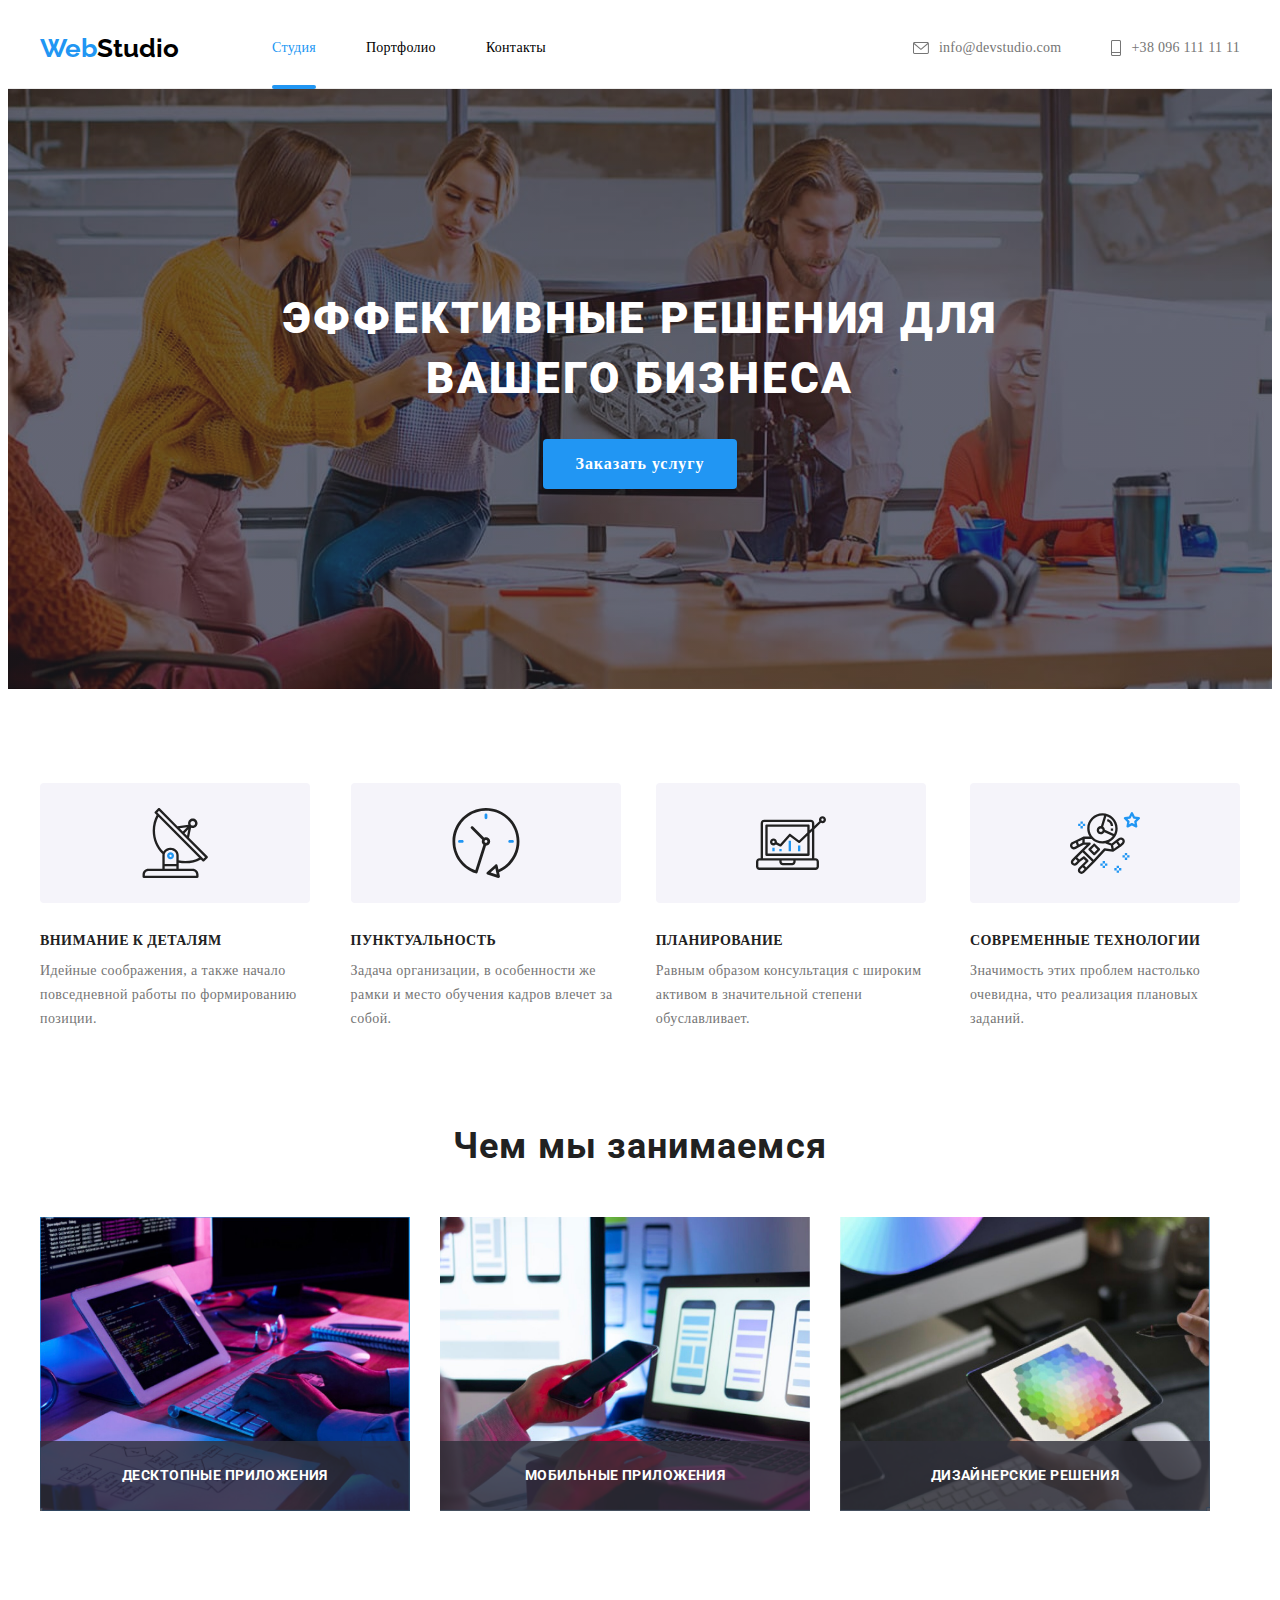
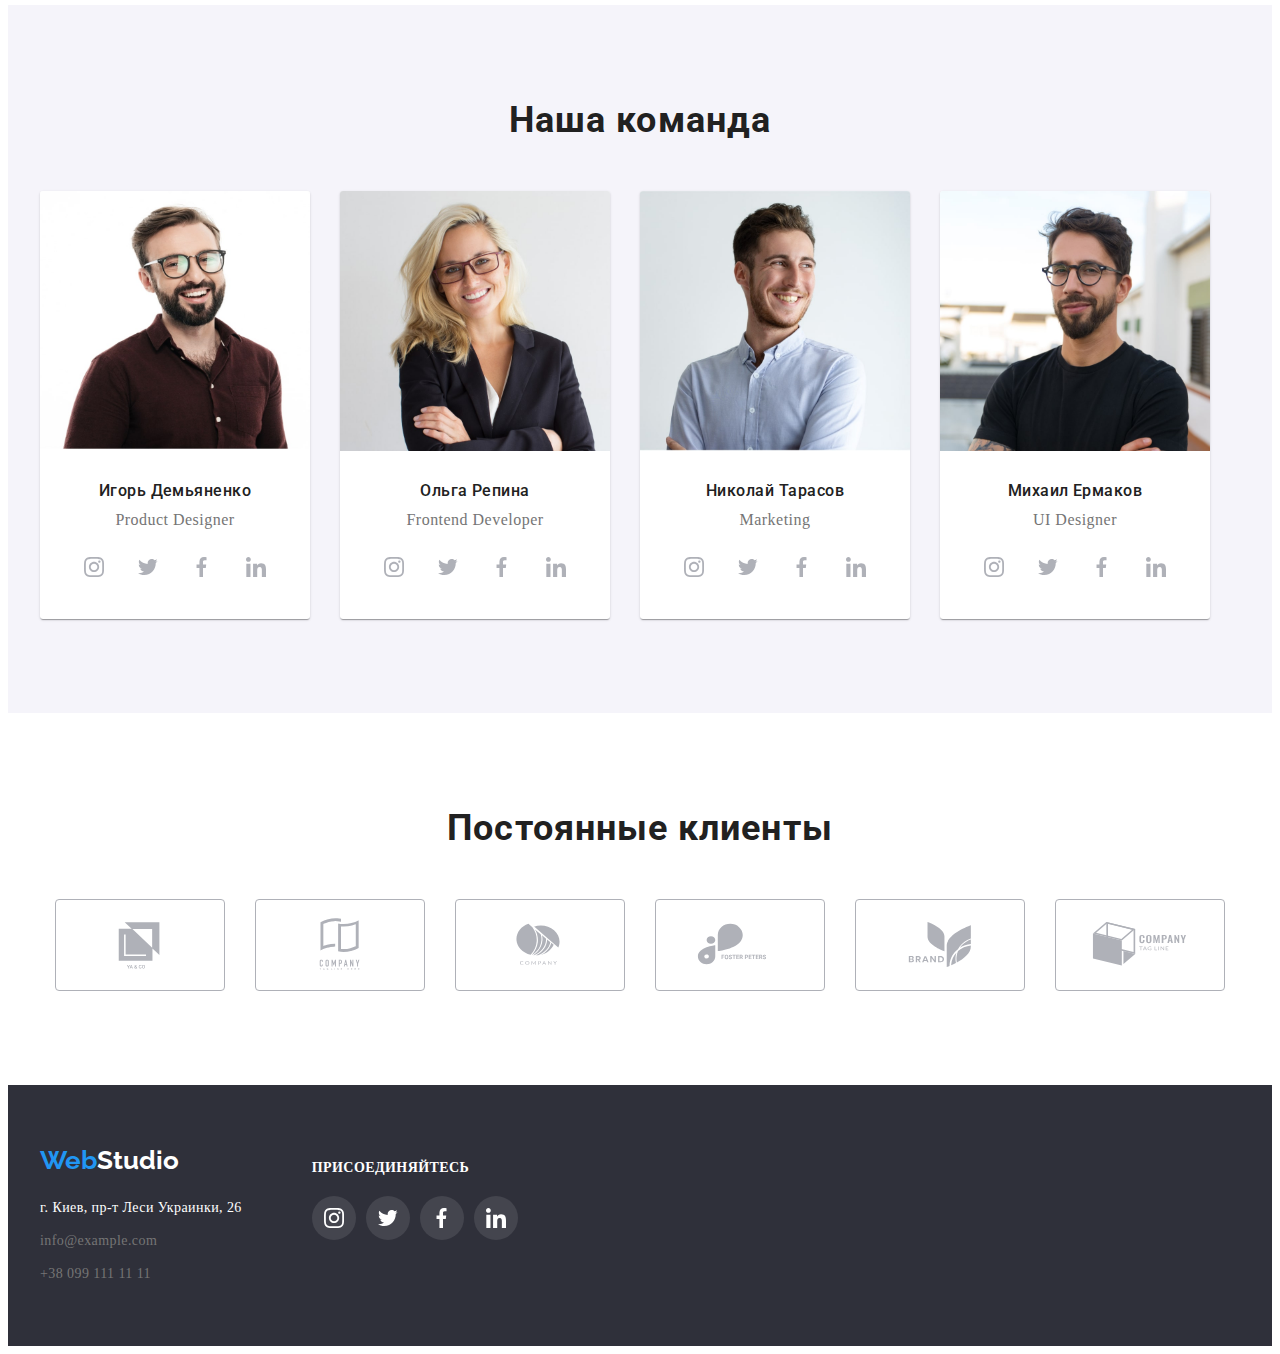
<file: index.html>
<!DOCTYPE html>
<html lang="ru">
<head>
    <meta charset="UTF-8">
    <meta http-equiv="X-UA-Compatible" content="IE=edge">
    <meta name="viewport" content="width=device-width, initial-scale=1.0">
    <title> Studio </title>
    <link rel="preconnect" href="https://fonts.gstatic.com">
    <link href="https://fonts.googleapis.com/css2?family=Raleway:wght@700&family=Roboto:wght@400;500;700;900&display=swap" rel="stylesheet">
    <link rel="stylesheet" href="https://cdnjs.cloudflare.com/ajax/libs/modern-normalize/1.1.0/modern-normalize.min.css" integrity="sha512-wpPYUAdjBVSE4KJnH1VR1HeZfpl1ub8YT/NKx4PuQ5NmX2tKuGu6U/JRp5y+Y8XG2tV+wKQpNHVUX03MfMFn9Q==" crossorigin="anonymous" referrerpolicy="no-referrer" />
    <link rel="stylesheet" href="./css/styles.css">
</head>
<body>

    <!-- ВЕРХНИЙ КОЛОНТИТУЛ -->
    <header class="head">
        <div class="container">
            <div class="header">
                <nav class="nav">
                    <!--Логотип-->
                    <a href="index.html" class="logo"> <span class="begin">Web</span><span>Studio</span></a>
                        <!--Навигация сайта-->
                        <ul class="nav-list list">
                            <li class="nav-list-item"> 
                            <a href="index.html" class="link current">Студия</a>
                            </li>
                            <li class="nav-list-item"> 
                            <a href="portfolio.html" class="link">Портфолио</a>
                            </li>
                            <li class="nav-list-item"> 
                            <a href="Контакты" class="link">Контакты</a>
                            </li>
                        </ul>
                </nav>
                <!--Контакты-->
                <ul class="contact list">
                    <li class="contact-item">
                        <a href="mailto:info@devstudio.com" class="email"><svg class="header-icon" width="16" height="12">
                            <use href="./images/sprite.svg#icon-email"></use>
                        </svg>info@devstudio.com</a>
                    </li>
                    <li class="contact-item">
                        <a href="tel:+380961111111" class="phonenumber"><svg class="header-icon" width="10" height="16">
                            <use href="./images/sprite.svg#icon-phone"></use>
                        </svg>+38 096 111 11 11</a>
                    </li>
                </ul>
            </div>
        </div>
    </header>



    <main>
        
    <!-- Главная информация -->
        <section class="hero">
            <div class="container">
                <h1 class="hero-title">ЭФФЕКТИВНЫЕ РЕШЕНИЯ ДЛЯ ВАШЕГО БИЗНЕСА</h1>
                <button type="button" class="hero-btn button" data-modal-open>Заказать услугу</button>
            </div>
        </section>

    <!-- Ценности -->
        <section class="advantages">
            <div class="container">            
                <h2 class="hidden-title">Наши преимущества</h2> <!--СКРЫТЫЙ ЗАГОЛОВОК-->  
                <ul class="list advantages-list">
                    <li class="item">
                        <div class="agvantages-list-icon"><svg class="advantages-icon" width="70" height="70">
                            <use href="./images/sprite.svg#icon-sputnik"></use>
                        </svg>  </div>
                        <div class="advantages-text">
                            <h3 class="title">Внимание к деталям</h3>
                            <p class="title-text">Идейные соображения, а также начало повседневной работы по формированию позиции.</p>    
                        </div>
                    </li>
                    <li class="item">
                        <div class="agvantages-list-icon"><svg class="advantages-icon" width="70" height="70">
                            <use href="./images/sprite.svg#icon-clock"></use>
                        </svg>  </div>
                        <div class="advantages-text">
                            <h3 class="title">Пунктуальность</h3>
                            <p class="title-text">Задача организации, в особенности же рамки и место обучения кадров влечет за собой.</p>    
                        </div>
                    </li>
                    <li class="item">
                        <div class="agvantages-list-icon"><svg class="advantages-icon" width="70" height="70">
                            <use href="./images/sprite.svg#icon-diagram-computer"></use>
                        </svg>  </div>
                        <div class="advantages-text">
                            <h3 class="title">Планирование</h3>
                            <p class="title-text">Равным образом консультация с широким активом в значительной степени обуславливает.</p>    
                        </div>
                    </li>
                    <li class="item">
                        <div class="agvantages-list-icon"><svg class="advantages-icon" width="70" height="70">
                            <use href="./images/sprite.svg#icon-astronaut"></use>
                        </svg>  </div>
                        <div class="advantages-text">
                            <h3 class="title">Современные технологии</h3>
                            <p class="title-text">Значимость этих проблем настолько очевидна, что реализация плановых заданий.</p>    
                        </div>
                    </li>
                </ul> 
            </div>
        </section>

    <!-- Чем мы занимаемся -->
        <section class="work">
            <div class="container">            
                <h2 class="section-title">Чем мы занимаемся</h2>  
                <ul class="work-list list">
                    <li class="item">
                        <div class="thumb">
                            <img class="image-work" src="./images/work1.jpg" alt="work1" width="370" height="294" />
                            <p class="label">Десктопные приложения</p>
                        </div>
                    </li>
                    <li class="item">
                        <div class="thumb">
                            <img class="image-work" src="./images/work2.jpg" alt="work2" width="370" height="294" />
                            <p class="label">Мобильные приложения</p>
                        </div>
                    </li>
                    <li class="item">
                        <div class="thumb">
                            <img class="image-work" src="./images/work3.jpg" alt="work3" width="370" height="294" />
                            <p class="label">Дизайнерские решения</p>
                        </div>
                    </li>
                </ul>
            </div>
        </section>

    <!-- Наша команда -->
        <section class="team">
            <div class="container">
                <h2 class="section-title">Наша команда</h2>
                <ul class="team-list list">
                    <li class="item">
                        <img src="./images/demyanenko.jpg" alt="Демьяненко" width="270" height="260" />
                        <div class="item-description">
                            <h3 class="title-team">Игорь Демьяненко</h3>
                            <p class="profession-name">Product Designer</p>
                        <ul class="team-icon-list">
                            <li class="team-icon-list-item">
                                <a class="social-link" href="">
                                    <svg class="net-icon" width="20" height="20">
                                    <use href="./images/sprite.svg#icon-instagram"></use>
                                    </svg>
                                    </a>
                            </li>
                            <li class="team-icon-list-item">
                                <a class="social-link" href="">
                                    <svg class="net-icon" width="20" height="20">
                                    <use href="./images/sprite.svg#icon-twitter"></use>
                                    </svg>
                                    </a>
                            </li>
                            <li class="team-icon-list-item">
                                <a class="social-link" href="">
                                    <svg class="net-icon" width="20" height="20">
                                    <use href="./images/sprite.svg#icon-facebook"></use>
                                    </svg>
                                    </a>
                            </li>
                            <li class="team-icon-list-item">
                                <a class="social-link" href="">
                                    <svg class="net-icon" width="20" height="20">
                                    <use href="./images/sprite.svg#icon-linkedin"></use>
                                    </svg>
                                    </a>
                            </li>
                        </ul>

                        </div>
                    </li>
                    <li class="item">
                        <img src="./images/repina.jpg" alt="Репина" width="270" height="260" />
                        <div class="item-description">
                            <h3 class="title-team">Ольга Репина</h3>
                            <p class="profession-name">Frontend Developer</p>
                            <ul class="team-icon-list">
                                <li class="team-icon-list-item">
                                    <a class="social-link" href="">
                                        <svg class="net-icon" width="20" height="20">
                                        <use href="./images/sprite.svg#icon-instagram"></use>
                                        </svg>
                                        </a>
                                </li>
                                <li class="team-icon-list-item">
                                    <a class="social-link" href="">
                                        <svg class="net-icon" width="20" height="20">
                                        <use href="./images/sprite.svg#icon-twitter"></use>
                                        </svg>
                                        </a>
                                </li>
                                <li class="team-icon-list-item">
                                    <a class="social-link" href="">
                                        <svg class="net-icon" width="20" height="20">
                                        <use href="./images/sprite.svg#icon-facebook"></use>
                                        </svg>
                                        </a>
                                </li>
                                <li class="team-icon-list-item">
                                    <a class="social-link" href="">
                                        <svg class="net-icon" width="20" height="20">
                                        <use href="./images/sprite.svg#icon-linkedin"></use>
                                        </svg>
                                        </a>
                                </li>
                            </ul>
                        </div>
                    </li>
                    <li class="item">
                        <img src="./images/tarasov.jpg" alt="Тарасов" width="270" height="260" />
                        <div class="item-description">
                            <h3 class="title-team">Николай Тарасов</h3>
                            <p class="profession-name">Marketing</p>
                            <ul class="team-icon-list">
                                <li class="team-icon-list-item">
                                    <a class="social-link" href="">
                                        <svg class="net-icon" width="20" height="20">
                                        <use href="./images/sprite.svg#icon-instagram"></use>
                                        </svg>
                                        </a>
                                </li>
                                <li class="team-icon-list-item">
                                    <a class="social-link" href="">
                                        <svg class="net-icon" width="20" height="20">
                                        <use href="./images/sprite.svg#icon-twitter"></use>
                                        </svg>
                                        </a>
                                </li>
                                <li class="team-icon-list-item">
                                    <a class="social-link" href="">
                                        <svg class="net-icon" width="20" height="20">
                                        <use href="./images/sprite.svg#icon-facebook"></use>
                                        </svg>
                                        </a>
                                </li>
                                <li class="team-icon-list-item">
                                    <a class="social-link" href="">
                                        <svg class="net-icon" width="20" height="20">
                                        <use href="./images/sprite.svg#icon-linkedin"></use>
                                        </svg>
                                        </a>
                                </li>
                            </ul>
                        </div>
                    </li>
                    <li class="item">
                        <img src="./images/ermakov.jpg" alt="Ермаков" width="270" height="260" />
                        <div class="item-description">
                            <h3 class="title-team">Михаил Ермаков</h3>
                            <p class="profession-name">UI Designer</p>
                            <ul class="team-icon-list">
                                <li class="team-icon-list-item">
                                    <a class="social-link" href="">
                                        <svg class="net-icon" width="20" height="20">
                                        <use href="./images/sprite.svg#icon-instagram"></use>
                                        </svg>
                                        </a>
                                </li>
                                <li class="team-icon-list-item">
                                    <a class="social-link" href="">
                                        <svg class="net-icon" width="20" height="20">
                                        <use href="./images/sprite.svg#icon-twitter"></use>
                                        </svg>
                                        </a>
                                </li>
                                <li class="team-icon-list-item">
                                    <a class="social-link" href="">
                                        <svg class="net-icon" width="20" height="20">
                                        <use href="./images/sprite.svg#icon-facebook"></use>
                                        </svg>
                                        </a>
                                </li>
                                <li class="team-icon-list-item">
                                    <a class="social-link" href="">
                                        <svg class="net-icon" width="20" height="20">
                                        <use href="./images/sprite.svg#icon-linkedin"></use>
                                        </svg>
                                        </a>
                                </li>
                            </ul>
                        </div>
                    </li>
                </ul>
                        </div>

        </section>

            <!-- Постоянные клиенты -->
            <section class="clients">
                <div class="container">            
                    <h2 class="section-title">Постоянные клиенты</h2>  
                    <ul class="clients-list list">
                        <li class="client-item">
                            <svg class="client-icon" width="106" height="60">
                                <use href="./images/sprite.svg#icon-client1"></use>
                                </svg>
                        </li>
                        <li class="client-item">
                            <svg class="client-icon" width="106" height="60">
                                <use href="./images/sprite.svg#icon-client2"></use>
                                </svg>
                        </li>
                        <li class="client-item">
                            <svg class="client-icon" width="106" height="60">
                                <use href="./images/sprite.svg#icon-client3"></use>
                                </svg>
                        </li>
                        <li class="client-item">
                            <svg class="client-icon" width="106" height="60">
                                <use href="./images/sprite.svg#icon-client4"></use>
                                </svg>
                        </li>
                        <li class="client-item">
                            <svg class="client-icon" width="106" height="60">
                                <use href="./images/sprite.svg#icon-client5"></use>
                                </svg>
                        </li>
                        <li class="client-item">
                            <svg class="client-icon" width="106" height="60">
                                <use href="./images/sprite.svg#icon-client6"></use>
                                </svg>

                        </li>
                    </ul>
                </div>
    
            </section>
    </main>

    <!-- Нижний колонтитул -->
    <footer class="footer">
        <div class="container">
            <div class="footer-contacts">
                <a href="./index.html" class="logo"> <span class="begin">Web</span><span class="logo-end">Studio</span></a>
                <address class="address">
                    <ul class="list">
                        <li>
                            <p class="adress-name">г. Киев, пр-т Леси Украинки, 26</p>
                        </li>
                        <li>
                            <a href="mailto:info@devstudio.com" class="footer-contact footer-contact-email">info@example.com</a>
                        </li>
                        <li>
                            <a href="tel:+380961111111" class="footer-contact">+38 099 111 11 11</a>
                        </li>
                    </ul>
                </address>
            </div>

            <div class="social-list">
                <h2 class="social-list-title">Присоединяйтесь</h2>
                <ul class="list footer-icon-list">
                    <li class="social-item-footer">
                        <a class="social-link" href="">
                        <svg class="footer-icon" width="20" height="20">
                        <use href="./images/sprite.svg#icon-instagram"></use>
                        </svg>
                        </a>
                    </li>
                    <li class="social-item-footer">
                        <a class="social-link" href="">
                        <svg class="footer-icon" width="20" height="20">
                        <use href="./images/sprite.svg#icon-twitter"></use>
                        </svg>
                        </a>
                    </li>
                    <li class="social-item-footer">
                        <a class="social-link" href="">
                        <svg class="footer-icon" width="20" height="20">
                        <use href="./images/sprite.svg#icon-facebook"></use>
                        </svg>
                        </a>
                    </li>
                    <li class="social-item-footer">
                        <a class="social-link" href="">
                        <svg class="footer-icon" width="20" height="20">
                        <use href="./images/sprite.svg#icon-linkedin"></use>
                        </svg>
                        </a>
                    </li>
                </ul>
            </div>
        </div>
    </footer>

    <div class="backdrop is-hidden" data-modal>
        <div class="modal">
            <button type="button" class="close-btn" data-modal-close>
                <svg class="close-icon" width="11" height="11">
                    <use href="./images/sprite.svg#icon-close"></use>
                </svg>
            </button>
        </div>
    </div>



    <script src="./js/modal.js"></script>   
</body>
</html>
</file>
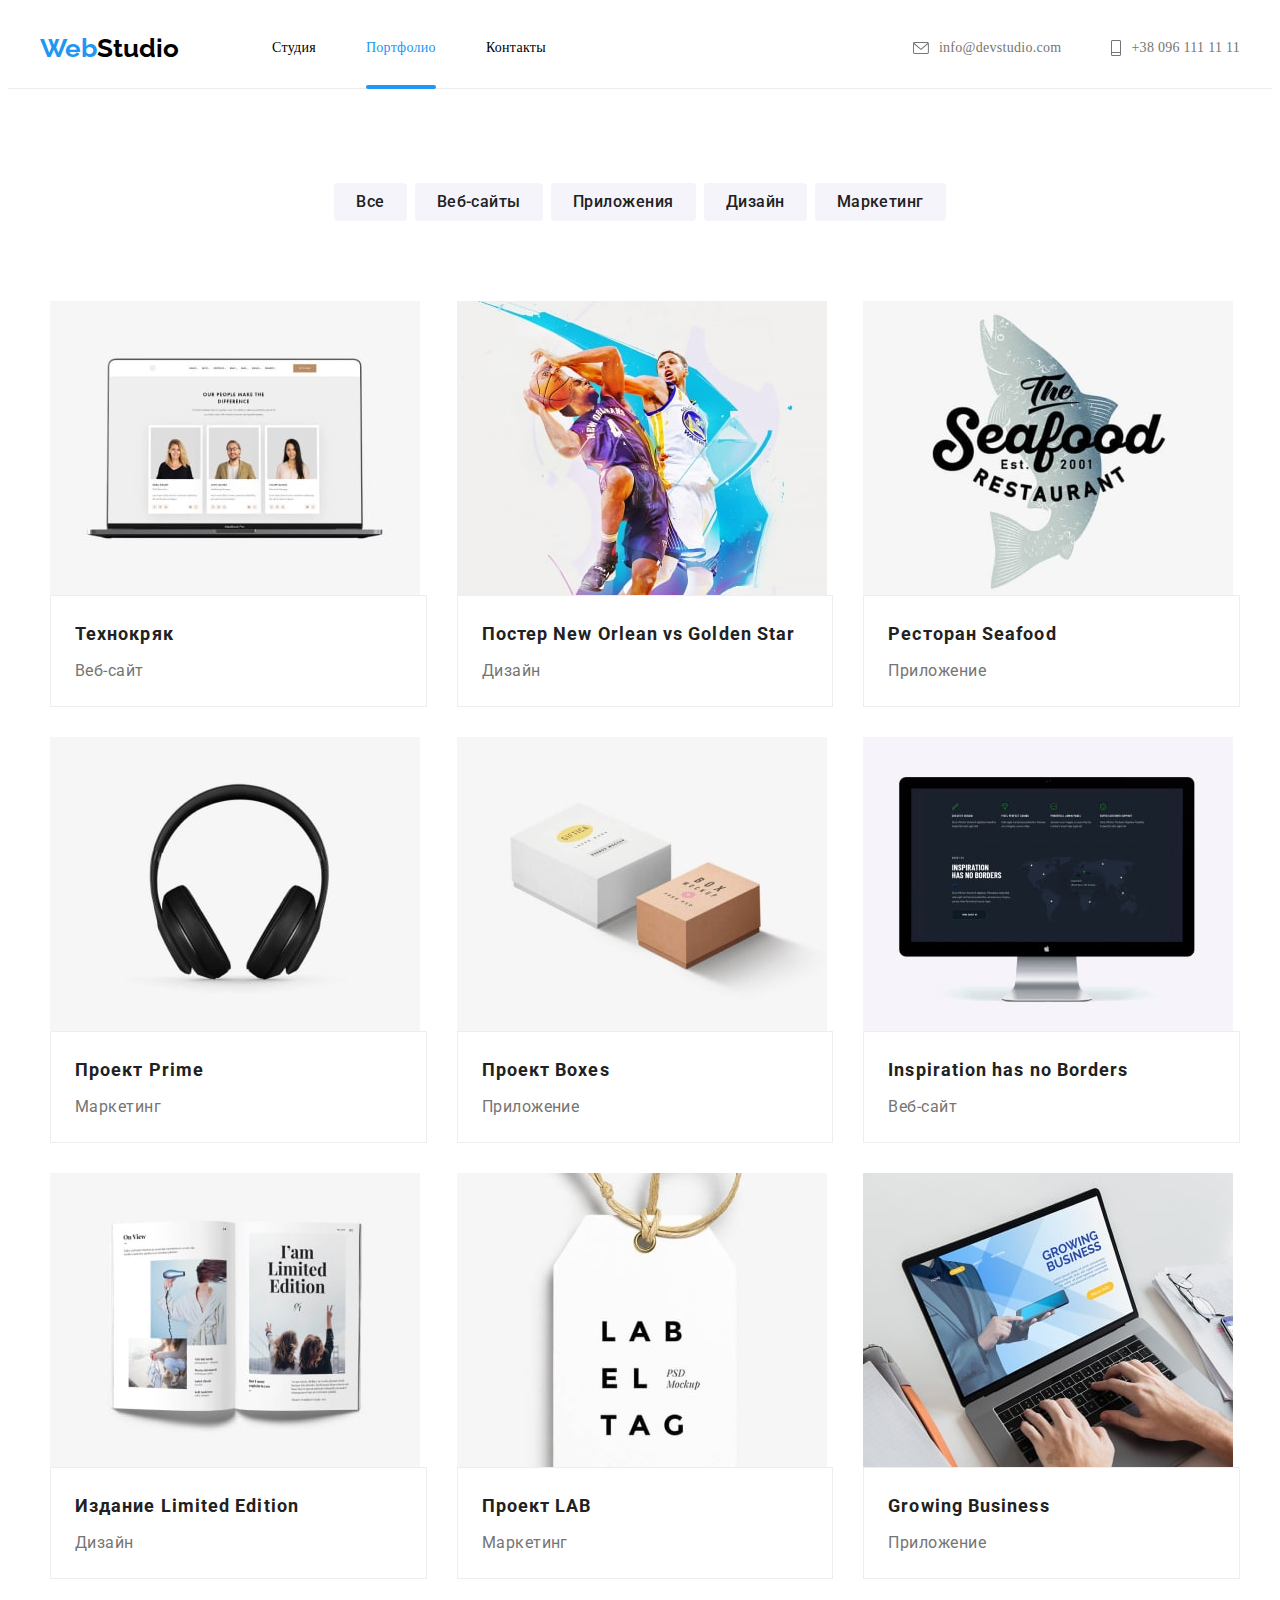
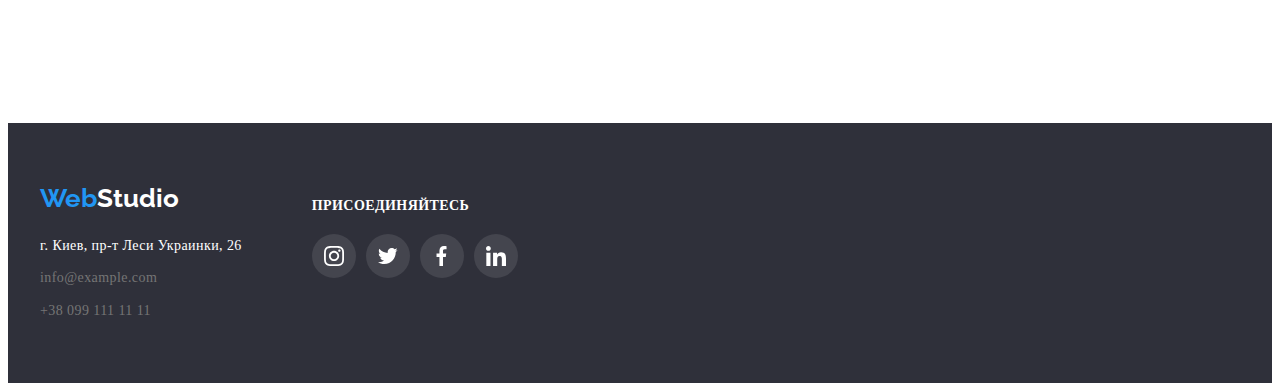
<file: portfolio.html>
<!DOCTYPE html>
<html lang="ru">
<head>
    <meta charset="UTF-8">
    <meta http-equiv="X-UA-Compatible" content="IE=edge">
    <meta name="viewport" content="width=device-width, initial-scale=1.0">
    <title> Portfolio </title>
    <link rel="preconnect" href="https://fonts.gstatic.com">
    <link href="https://fonts.googleapis.com/css2?family=Raleway:wght@700&family=Roboto:wght@400;500;700;900&display=swap" rel="stylesheet">
    <link rel="stylesheet" href="https://cdnjs.cloudflare.com/ajax/libs/modern-normalize/1.1.0/modern-normalize.min.css" integrity="sha512-wpPYUAdjBVSE4KJnH1VR1HeZfpl1ub8YT/NKx4PuQ5NmX2tKuGu6U/JRp5y+Y8XG2tV+wKQpNHVUX03MfMFn9Q==" crossorigin="anonymous" referrerpolicy="no-referrer" />
    <link rel="stylesheet" href="./css/styles.css">
</head>
<body>
    
    <!-- ВЕРХНИЙ КОЛОНТИТУЛ -->
    <header class="head">
        <div class="container">
            <div class="header">
                <nav class="nav">
                    <!--Логотип-->
                    <a href="index.html" class="logo"> <span class="begin">Web</span><span>Studio</span></a>
                        <!--Навигация сайта-->
                        <ul class="nav-list list">
                            <li class="nav-list-item"> 
                            <a href="index.html" class="link">Студия</a>
                            </li>
                            <li class="nav-list-item"> 
                            <a href="portfolio.html" class="link current">Портфолио</a>
                            </li>
                            <li class="nav-list-item"> 
                            <a href="Контакты" class="link">Контакты</a>
                            </li>
                        </ul>
                </nav>
                <!--Контакты-->
                <ul class="contact list">
                    <li class="contact-item">
                        <a href="mailto:info@devstudio.com" class="email"><svg class="header-icon" width="16" height="12">
                            <use href="./images/sprite.svg#icon-email"></use>
                        </svg>info@devstudio.com</a>
                    </li>
                    <li class="contact-item">
                        <a href="tel:+380961111111" class="phonenumber"><svg class="header-icon" width="10" height="16">
                            <use href="./images/sprite.svg#icon-phone"></use>
                        </svg>+38 096 111 11 11</a>
                    </li>
                </ul>
            </div>
        </div>
    </header>
    
        
        
        
        <!-- Главная информация -->
    <main>

        <!-- Портфолио проэктов -->
        <section class="filter-section"> 
            <div class="container">
                <h1 class="hidden-title">Портфолио</h1> <!--СКРЫТЫЙ ЗАГОЛОВОК--> 
 
            <!-- Кнопки -->
                <ul class="filter list">
                    <li><button type="button" class="button filter-button">Все</button></li>
                    <li><button type="button" class="button filter-button">Веб-сайты</button></li>
                    <li><button type="button" class="button filter-button">Приложения</button></li>
                    <li><button type="button" class="button filter-button">Дизайн</button></li>
                    <li><button type="button" class="button filter-button">Маркетинг</button></li>
                </ul>

            <!-- ПРОЭКТЫ---------->
                <h2 class="hidden-title">Проэкты</h2> <!--СКРЫТЫЙ ЗАГОЛОВОК-->  
                <ul class="project-list">
                    <li class="project-item">
                        <div class="project-wrap">
                            <img src="./images/img-min.jpg" alt="Фото веб-сайта Технокряк" width="370" height="294">
                            <p class="card-text">Технокряк это современная площадка распространения коронавируса. Компании используют эту платформу для цифрового шпионажа и атак на защищённые сервера конкурентов.</p>
                        </div>
                        <div class="name-of-project">
                            <h3 class="title-of-project">Технокряк</h3>
                            <p class="type-of-project">Веб-сайт</p>
                        </div>
                    </li>
                    <li class="project-item">
                        <div class="project-wrap">
                        <img src="./images/img-2-min.jpg" alt="фото постера с баскетболистом" width="370" height="294">
                        <p class="card-text"></p>
                        </div>
                        <div class="name-of-project">
                            <h3 class="title-of-project">Постер New Orlean vs Golden Star</h3>
                            <p class="type-of-project">Дизайн</p>
                        </div>
                    </li>
                    <li class="project-item">
                        <div class="project-wrap">
                        <img src="./images/img-3-min.jpg" alt="лого ресторана Seafood" width="370" height="294">
                        <p class="card-text"></p>
                        </div>
                        <div class="name-of-project">
                            <h3 class="title-of-project">Ресторан Seafood</h3>
                            <p class="type-of-project">Приложение</p>
                        </div>
                    </li>
                    <li class="project-item">
                        <div class="project-wrap">
                        <img src="./images/img-4-min.jpg" alt="Наушники" width="370" height="294">
                        <p class="card-text"></p>
                        </div>
                        <div class="name-of-project">
                            <h3 class="title-of-project">Проект Prime</h3>
                            <p class="type-of-project">Маркетинг</p>
                        </div>
                    </li>
                    <li class="project-item">
                        <div class="project-wrap">
                        <img src="./images/img-5-min.jpg" alt="Две коробки" width="370" height="294">
                        <p class="card-text"></p>
                        </div>
                        <div class="name-of-project">
                            <h3 class="title-of-project">Проект Boxes</h3>
                            <p class="type-of-project">Приложение</p>
                        </div>
                    </li>
                    <li class="project-item">
                        <div class="project-wrap">
                        <img src="./images/img-6-min.jpg" alt="Компьютер" width="370" height="294">
                        <p class="card-text"></p>
                        </div>
                        <div class="name-of-project">
                            <h3 class="title-of-project">Inspiration has no Borders</h3>
                            <p class="type-of-project">Веб-сайт</p>
                        </div>
                    </li>
                    <li class="project-item">
                        <div class="project-wrap">
                        <img src="./images/img-7-min.jpg" alt="Журнал с лого" width="370" height="294">
                        <p class="card-text"></p>
                        </div>
                        <div class="name-of-project">
                            <h3 class="title-of-project">Издание Limited Edition</h3>
                            <p class="type-of-project">Дизайн</p>
                        </div>
                    </li>
                    <li class="project-item">
                        <div class="project-wrap">
                        <img src="./images/img-8-min.jpg" alt="Бирка" width="370" height="294">
                        <p class="card-text"></p>
                        </div>
                        <div class="name-of-project">
                            <h3 class="title-of-project">Проект LAB</h3>
                            <p class="type-of-project">Маркетинг</p>
                        </div>
                    </li>
                    <li class="project-item">
                        <div class="project-wrap">
                        <img src="./images/img-9-min.jpg" alt="Ноутбук" width="370" height="294">
                        <p class="card-text"></p>
                        </div>
                        <div class="name-of-project">
                            <h3 class="title-of-project">Growing Business</h3>
                            <p class="type-of-project">Приложение</p>
                        </div>
                    </li>
                </ul>
            </div>
            
        </section>
    </main>
    
    <!-- Нижний колонтитул -->
    <footer class="footer">
        <div class="container">
            <div class="footer-contacts">
                <a href="./index.html" class="logo"> <span class="begin">Web</span><span class="logo-end">Studio</span></a>
                <address class="address">
                    <ul class="list">
                        <li>
                            <p class="adress-name">г. Киев, пр-т Леси Украинки, 26</p>
                        </li>
                        <li>
                            <a href="mailto:info@devstudio.com" class="footer-contact footer-contact-email">info@example.com</a>
                        </li>
                        <li>
                            <a href="tel:+380961111111" class="footer-contact">+38 099 111 11 11</a>
                        </li>
                    </ul>
                </address>
            </div>

            <div class="social-list">
                <h2 class="social-list-title">Присоединяйтесь</h2>
                <ul class="list footer-icon-list">
                    <li class="social-item-footer">
                        <a class="social-link" href="">
                        <svg class="footer-icon" width="20" height="20">
                        <use href="./images/sprite.svg#icon-instagram"></use>
                        </svg>
                        </a>
                    </li>
                    <li class="social-item-footer">
                        <a class="social-link" href="">
                        <svg class="footer-icon" width="20" height="20">
                        <use href="./images/sprite.svg#icon-twitter"></use>
                        </svg>
                        </a>
                    </li>
                    <li class="social-item-footer">
                        <a class="social-link" href="">
                        <svg class="footer-icon" width="20" height="20">
                        <use href="./images/sprite.svg#icon-facebook"></use>
                        </svg>
                        </a>
                    </li>
                    <li class="social-item-footer">
                        <a class="social-link" href="">
                        <svg class="footer-icon" width="20" height="20">
                        <use href="./images/sprite.svg#icon-linkedin"></use>
                        </svg>
                        </a>
                    </li>
                </ul>
            </div>
        </div>
    </footer>   
</body>
</html>
</file>
<file: css/styles.css>
:root {
  --main-text-color: #757575;
  --title-text-color: #212121;
  --accent-color: #2196F3;
  --common-bg-color: #ffffff;
  --card-shadow: 0px 2px 1px -1px rgba(0, 0, 0, 0.2),
  0px 1px 1px 0px rgba(0, 0, 0, 0.14), 0px 1px 3px 0px rgba(0, 0, 0, 0.12);

}
  }

body {
  background: var(--common-bg-color);
  color: var(--main-text-color);
  font-family: Roboto;
  letter-spacing: 0.03em;
  
}

ul {
  list-style: none;
  margin: 0;
  padding: 0;
}

h1,
h2,
h3,
h4,
h5,
h6,
p {
  margin: 0;
  padding: 0;
}

.container {
  width: 1200px;
  padding-left: 15px;
  padding-right: 15px;
  margin: 0 auto;
}

img {
  display: block;
  max-width: 100%;
}

.button {
  font-family: inherit;
  cursor: pointer;
  border-radius: 4px;
}

.hidden-title {
  display: none;
}
/* -------------header------------ */

.header {
  display: flex;
  align-items: center;
}

.head {
  border-bottom: 1px solid #ECECEC;
}

.list {
  list-style-type: none;
}

.logo {
  color: #000000;
  font-family: Raleway, sans-serif;
  font-weight: bold;
  font-size: 26px;
  line-height: 1.19;
  text-decoration: none;
  margin-left: auto;
}

.begin {
  color: var(--accent-color) ;
}
/*---Навигация---*/

.link {
  color: #000000;
  display: block;
  padding-top: 32px;
  padding-bottom: 32px;
  font-weight: 500;
  font-size: 14px;
  line-height: 1.14;
  letter-spacing: 0.02em;
  text-decoration: none;
  transition: color 250ms cubic-bezier(0.4, 0, 0.2, 1), fill 250ms cubic-bezier(0.4, 0, 0.2, 1);
}

.current {
  color: var(--accent-color);
  position: relative;
}

.current::after {
  position: absolute;
  content: "";
  width: 100%;
  height: 4px;
  background-color: var(--accent-color);
  border-radius: 2px;
  bottom: -1px;
  left: 0;
}

.nav {
  display: flex;
  align-items: center;
  
}

.nav-list {
  display: flex;
  margin-left: 93px;
  }

.nav-list li:not(:last-child) {
  margin-right: 50px;
}

.link:hover, .link:focus, .email:focus, .email:hover, .phonenumber:hover, .phonenumber:focus {
  color: var(--accent-color);
  fill: var(--accent-color);
} 

.email, .phonenumber {
  color: var(--main-text-color);
  font-weight: 500;
  font-size: 14px;
  line-height: 1.14;
  letter-spacing: 0.02em;
  text-decoration: none;
  fill: var(--main-text-color);
  display: flex;
  align-items: center;
  transition: color 250ms cubic-bezier(0.4, 0, 0.2, 1), fill 250ms cubic-bezier(0.4, 0, 0.2, 1);
}

.header-icon {
  display: flex;
  align-items: center;
  margin-right: 10px;
  }



.contact {
  display: flex;
  margin-left: auto ;
}
.contact li:not(:last-child){
  margin-right: 50px;
}

/* -------------hero------------ */
.hero  {
max-width: 1600px;
margin: 0 auto;
background-image: linear-gradient(rgba(47, 48, 58, 0.4), rgba(47, 48, 58, 0.4)), url(../images/herofon.jpg);
background-position: center;
background-size: cover;
background-repeat: no-repeat;
padding-top: 200px;
padding-bottom: 200px;
}



.hero-title {
  font-family: Roboto;
  color: var(--common-bg-color);
  text-align: center;
  text-transform: uppercase;
  font-weight: 900;
  font-size: 44px;
  line-height: 1.36;
  letter-spacing: 0.06em;
  margin: 0 237px;
}

/*----button-hero-----*/

.hero-btn {
  display: flex;
  border: none;
  margin: 30px auto 0 auto;
  padding: 10px 32px;
  background-color: var(--accent-color);
  color: var(--common-bg-color);
  font-weight: 700;
  font-size: 16px;
  line-height: 1.87;
  letter-spacing: 0.06em;
  align-items:center;
  text-align: center;
  font-family: inherit;
  box-shadow: 0px 4px 4px rgba(0, 0, 0, 0.15);
  transition: background 250ms cubic-bezier(0.4, 0, 0.2, 1), box-shadow 250ms cubic-bezier(0.4, 0, 0.2, 1);
}

.hero-btn:focus, .hero-btn:hover{
background: #188ce8;
box-shadow: var(--card-shadow);
}
/* -------------MODAL------------ */
.backdrop {
  width: 100%;
  height: 100%;
  position: fixed;
  top: 0;
  left: 0;
  background-color: rgba(0, 0, 0, 0.2);
}

.modal {
  width: 528px;
  min-height: 581px;
  background-color:var(--common-bg-color);
  border-radius: 4px;
  box-shadow: 0px 1px 3px rgba(0, 0, 0, 0.12), 0px 1px 1px rgba(0, 0, 0, 0.14), 0px 2px 1px rgba(0, 0, 0, 0.2);
  position: absolute;
  left: 50%;
  top: 50%;
  transform: translate(-50%, -50%);
  padding: 40px;

}

.close-btn {
  position: absolute;
  width: 30px;
  height: 30px;
  border-radius: 50%;
  border: 1px solid rgba(0, 0, 0, 0.1);
  background-color: transparent;
  right: 8px;
  top: 8px;
}

.backdrop.is-hidden {
  opacity: 0;
  pointer-events: none;

}
/* -------------our values and advantages------------ */

.advantages {
  padding-top: 94px;
  padding-bottom: 94px;
}

.advantages-icon {
  display: flex;
  align-items: center;
}

.advantages-list {
  display: flex;
}

.agvantages-list-icon {
  display: flex;
  justify-content: center;
  align-items: center;
  width: 270px;
  height: 120px;
  left: 215px;
  top: 774px;
  background-color: #F5F4FA;
  border-radius: 4px;
  align-items: center;
}

.list .item + .item {
  margin-left: 30px;
}

.title {
font-size: 14px;
line-height: 1.17;
letter-spacing: 0.03em;
text-transform: uppercase;
color: var(--title-text-color);
font-weight: 700px;
font-style:normal;
margin-top: 30px;
margin-bottom: 10px;
}

.advantages-list {
  text-align: left;
}

.title-text {
font-size: 14px;
line-height: 1.71;
letter-spacing: 0.03em;

color: var(--main-text-color);
}

/* -------------what we are doing------------ */
.section-title {
font-family: Roboto;
font-size: 36px;
line-height: 1.17;
text-align: center;
letter-spacing: 0.03em;
color: var(--title-text-color);
margin-bottom: 50px;
}
.work {
  padding-bottom: 94px;
}

.work-list {
  display: flex;
}

.work-list .item + .item {
  margin-left: 30px;
}

.thumb {
  position: relative;
}

.image-work {
  display: block;
}
.thumb > .label {
  display: flex;
  position: absolute;
  bottom: 0;
  left: 0;
  width: 100%;
  height: 70px;
  justify-content: center;
  align-items: center;
  background-color: rgba(47, 48, 58, 0.8);
}

.label {
  color: var(--common-bg-color);
  text-transform: uppercase;
  font-family: Roboto;
  font-style: normal;
  font-weight: 700;
  font-size: 14px;
  line-height: 1.14;
  text-align: center;
  letter-spacing: 0.03em;
}
/* -------------our team------------ */
.team {
background: #F5F4FA;
padding-bottom: 94px;
padding-top: 94px;
}

.item-description {
  padding-top: 30px;
  padding-bottom: 30px;
}

.team-list {
  display: flex;
}

.team-list p {
  text-align: center;
  color: var(--main-text-color);
}

.title-team {
font-family: Roboto;
font-size: 16px;
line-height: 1.19;
text-align: center;
letter-spacing: 0.03em;
color: var(--title-text-color);
padding-bottom: 10px;
font-weight: 500;
}


.profession-name {
font-size: 16px;
line-height: 1.19;
text-align: center;
letter-spacing: 0.03em;
}


.team-list .item {
  border-radius: 3px;
  background: var(--common-bg-color);
  box-shadow: var(--card-shadow);
  overflow: hidden;
}

.team-list .item + .item {
  margin-left: 30px;
}

.team-icon-list {
  display: flex;
  align-items: center;
  justify-content: center;
  margin-top: 16px;
}

.team-icon-list-item:not(:last-child) {
  margin-right: 10px;
}

.team-icon-list-item:hover .net-icon, .team-icon-list-item:focus .net-icon  {
  fill: var(--common-bg-color);
}

.net-icon {
  max-width: 100%;
  max-height: 100%;
  fill:#AFB1B8;
  transition: fill 250ms cubic-bezier(0.4, 0, 0.2, 1); /*--НЕ РАБОТАЕТ--*/
}

/*--clients--*/
.clients {
  padding-top: 94px;
  padding-bottom: 94px;}

.clients-list {
  display: flex;
  align-items: center;
  justify-content: center;
}

.client-item {
  width: 170px;
  height: 92px;
  display: flex;
  align-items: center;
  justify-content: center;
  border: 1px solid #AFB1B8;
  box-sizing: border-box;
  border-radius: 4px;
  transition: border-color 250ms cubic-bezier(0.4, 0, 0.2, 1);

}

.client-item:not(:last-child) {
margin-right: 30px;
}

.client-icon {
  fill:#AFB1B8;
  transition: fill 250ms cubic-bezier(0.4, 0, 0.2, 1);
}

.client-item:hover, .client-item:focus {
  border-color: #2196F3;
}

.client-item:hover .client-icon, .client-item:focus .client-icon {
  fill: #2196F3;
}

/* -------------footer------------ */
.footer {
  background: #2F303A;
  padding: 60px 0;
}
.footer .container {
  display: flex;
}

.footer .logo {
  display: block;
  margin-bottom: 20px;
}
.logo-end {
  color: #ffffff;
}

.adress-name {
  font-size: 14px;
  font-style: normal;
  line-height: 1.71;
  letter-spacing: 0.03em;
  color: #FFFFFF;
  margin-top: 0;
  margin-bottom: 9px;
}

.footer-contact {
font-size: 14px;
font-style: normal;
line-height: 1.71;
letter-spacing: 0.03em;
color: var(--main-text-color);
text-decoration: none;
display: block;
transition: color 250ms cubic-bezier(0.4, 0, 0.2, 1);

}

.footer-contact-email {
  margin-bottom: 9px;
}

.footer-contact:focus, .footer-contact:hover {
  color: #2196F3;
}

.social-list {
  margin-top: 15px;
  margin-left: 70px;
}



.social-list-title {
  font-weight: 700;
  font-size: 14px;
  line-height: 1.17;
  letter-spacing: 0.03em;
  text-transform: uppercase;
  color: var(--common-bg-color);
}

.footer-icon-list {
  display: flex;
  align-items: center;
  margin-top: 20px;

}

.social-item-footer:not(:last-child) {
  margin-right: 10px;
}

.social-link {
  display: flex;
  width: 44px;
  height: 44px;
  justify-content: center;
  background-color: rgba(255, 255, 255, 0.1);

  align-items: center;
  border-radius: 50%;
  transition: fill 250ms cubic-bezier(0.4, 0, 0.2, 1), background-color 250ms cubic-bezier(0.4, 0, 0.2, 1);
}

.footer-icon {
  max-width: 100%;
  max-height: 100%;
  fill: var(--common-bg-color);
  
}

.social-link:hover, .social-link:focus {
  fill: var(--common-bg-color);
  background-color: var(--accent-color);
}


/* -------------portfolio-buttons------------ */

.filter-section {
  padding-top: 94px;
  padding-bottom: 50px;
}


.filter-button:hover,
.filter-button:focus {
  color: var(--common-bg-color);
  background-color: var(--accent-color);
  box-shadow: 0px 3px 1px 
  rgba(0, 0, 0, 0.1), 0px 1px 2px 
  rgba(0, 0, 0, 0.08), 0px 2px 2px
  rgba(0, 0, 0, 0.12);
}

.filter-button {
  font-weight: 500;
  font-size: 16px;
  line-height: 1.62;
  text-align: center;
  letter-spacing: 0.03em;
  color: var(--title-text-color);
  cursor: pointer;
  font-family: Roboto;
  background: #F5F4FA;
  font-style: normal;
  box-shadow: none;
  padding: 6px 22px;
  border: none;
  transition: 
  color 250ms cubic-bezier(0.4, 0, 0.2, 1), 
  background-color 250ms cubic-bezier(0.4, 0, 0.2, 1),
  box-shadow 250ms cubic-bezier(0.4, 0, 0.2, 1);

}

.filter {
  display: flex;
  justify-content: center;
}

.filter li:not(:last-child) {
  padding-right: 8px;
}

/* -------------portfolio------------ */
.title-of-project {
  font-weight: 700;
  font-size: 18px;
  line-height: 2;
  letter-spacing: 0.06em;
  color: var(--title-text-color);
  padding-bottom: 4px;
  font-family: Roboto;
}

.type-of-project {
  font-size: 16px;
  line-height: 1.87;
  letter-spacing: 0.03em;
}

  .project-list {
    display: flex;
    flex-wrap: wrap;
    margin-top: 50px;
    margin-left: -20px;
    padding-bottom: 94px;
  }

.project-item {
  margin-left: 30px;
  margin-top: 30px;
  flex-basis: calc(100% / 3 - 30px);
  box-shadow: none;
  transition: box-shadow 4250ms cubic-bezier(0.4, 0, 0.2, 1),
}

.project-item:hover .card-text {
  transform: translateY(0%);
}

.project-item:hover {
  box-shadow: 0px 1px 1px 
  rgba(0, 0, 0, 0.12), 0px 4px 4px 
  rgba(0, 0, 0, 0.06), 1px 4px 6px 
  rgba(0, 0, 0, 0.16);
}

.project-wrap {
  position: relative;
  overflow: hidden;
}

.card-text {
  position: absolute;
  top: 0;
  left: 0;
  height: 100%;
  width: 100%;
  background-color: rgba(33, 150, 243, 0.9);
  color: var(--common-bg-color);
  font-size: 18px;
  line-height: 1.56;
  letter-spacing: 0.03em;
  padding: 63px 24px;
  transform: translateY(100%);
  transition: transform 250ms cubic-bezier(0.4, 0, 0.2, 1);
}

.type-of-project {
  font-family: Roboto;
  color: var(--main-text-color);
}

.name-of-project {
  border: 1px solid #EEEEEE;
  padding: 20px 24px 20px 24px;
}
</file>
